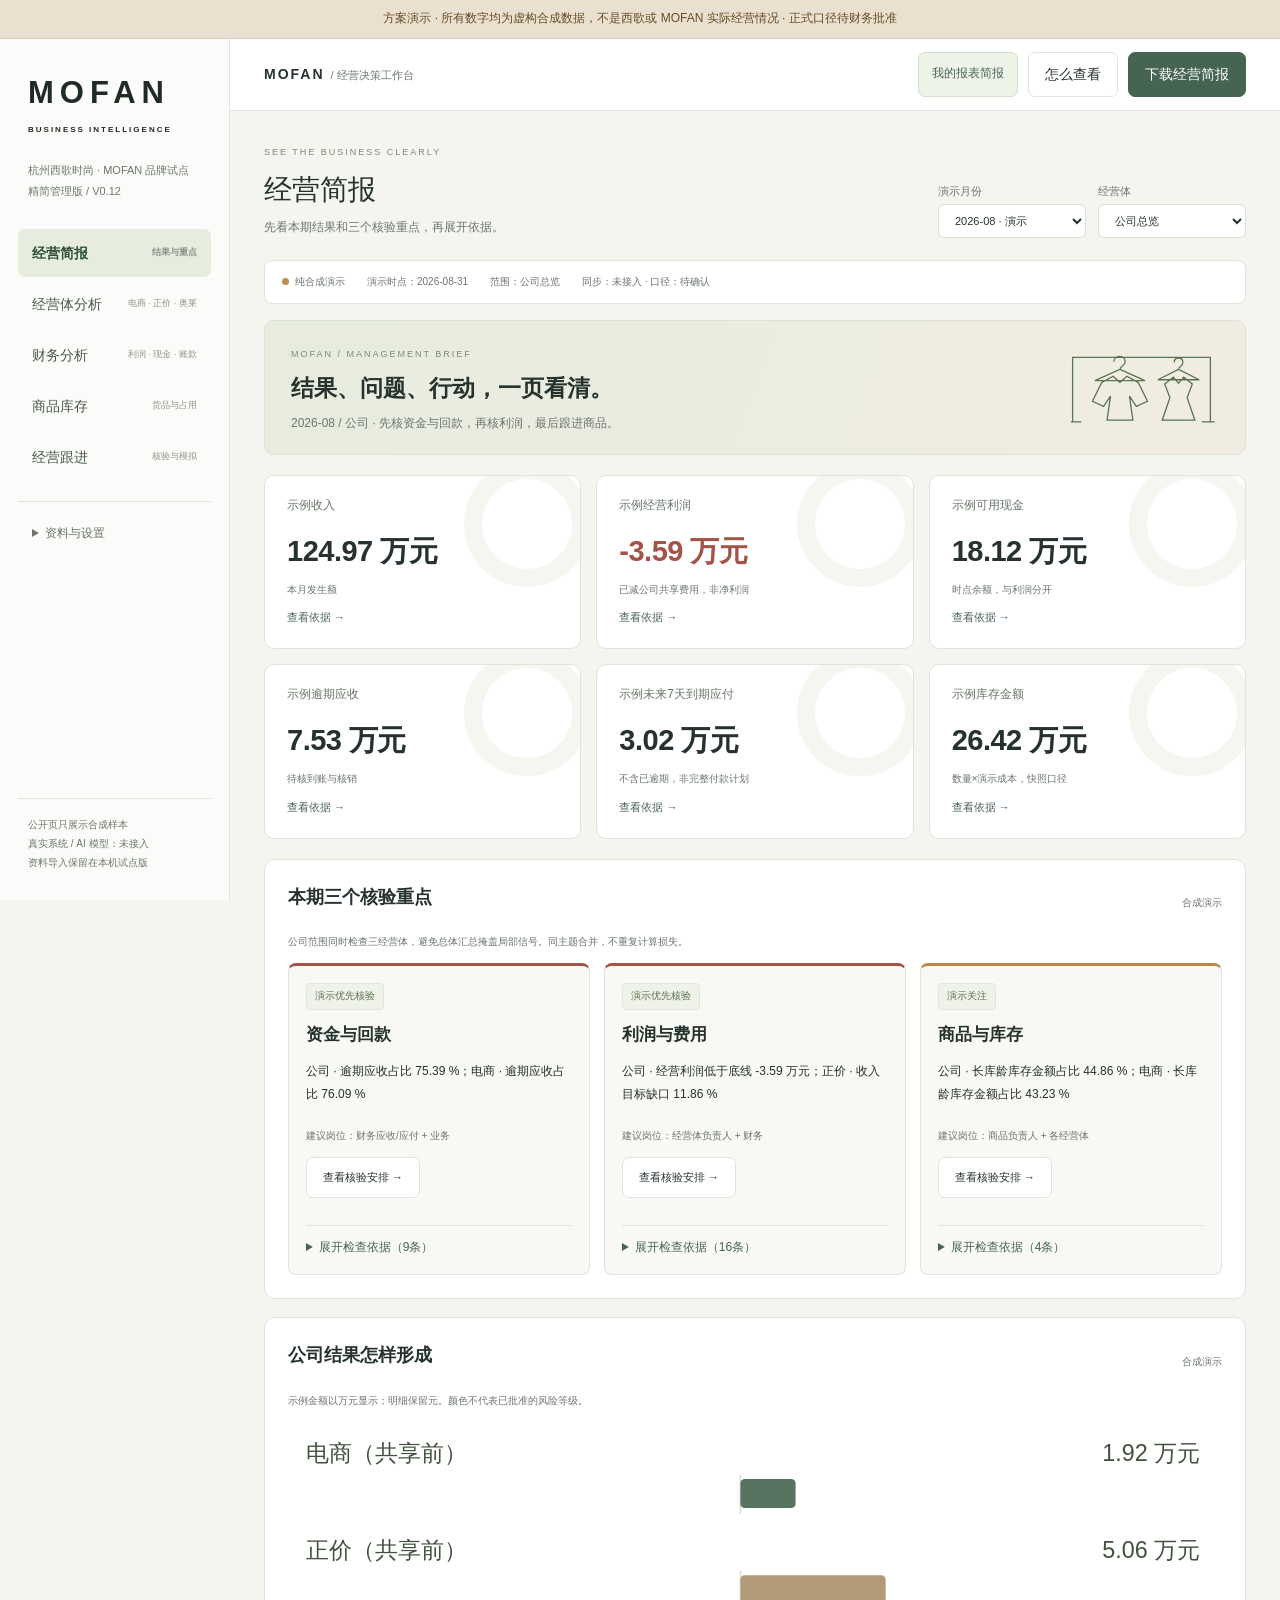
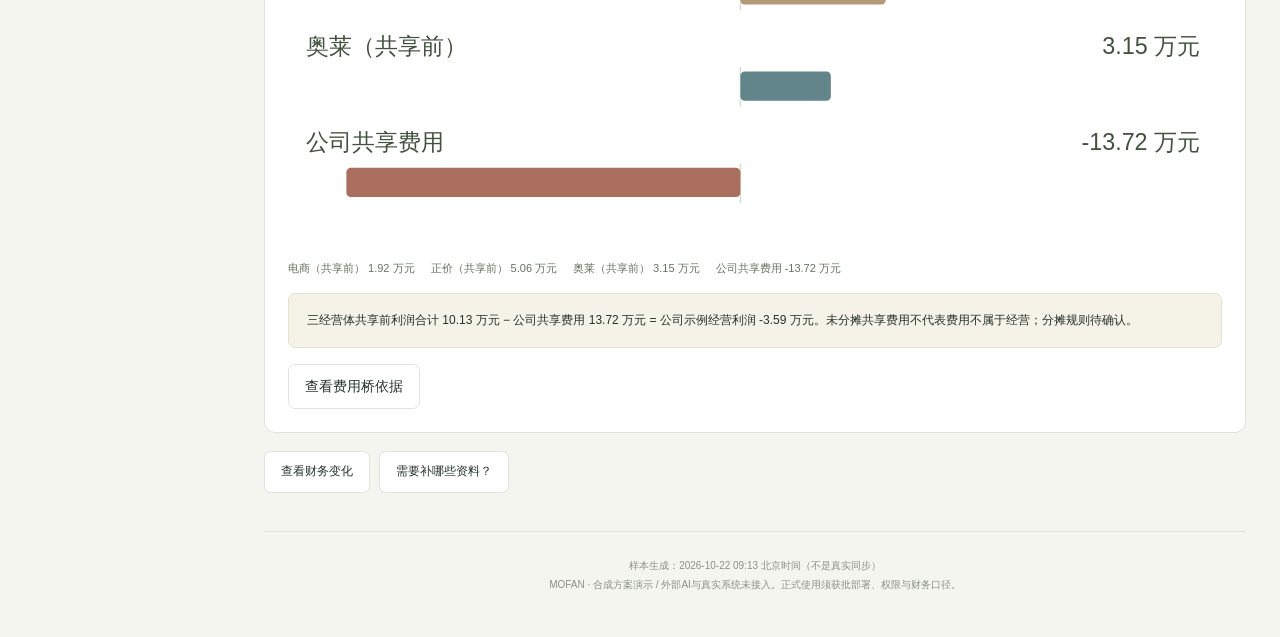
<file: index.html>
<!doctype html><html lang="zh-CN"><head><meta charset="utf-8"><meta name="viewport" content="width=device-width,initial-scale=1"><meta name="robots" content="noindex,nofollow"><meta http-equiv="Content-Security-Policy" content="default-src 'self';script-src 'self';style-src 'self';img-src 'self' data:;connect-src 'none';object-src 'none';base-uri 'none';form-action 'none'"><title>MOFAN · 经营驾驶舱｜合成方案演示</title><link rel="stylesheet" href="style.css"><script src="data.js" defer></script><script src="core.js" defer></script><script src="risk-core.js" defer></script><script src="management.js" defer></script><script src="app.js" defer></script></head><body>
<div class="demo-ribbon">方案演示 · 所有数字均为虚构合成数据，不是西歌或 MOFAN 实际经营情况 · 正式口径待财务批准</div>
<aside class="sidebar"><a class="brand" href="#overview">MOFAN<span>BUSINESS INTELLIGENCE</span></a><p class="brand-caption">杭州西歌时尚 · MOFAN 品牌试点<br>精简管理版 / V0.12</p><nav aria-label="经营分析"><div class="nav-primary"><button data-page="overview" class="active">经营简报<span>结果与重点</span></button><button data-page="units">经营体分析<span>电商 · 正价 · 奥莱</span></button><button data-page="analysis">财务分析<span>利润 · 现金 · 账款</span></button><button data-page="inventory">商品库存<span>货品与占用</span></button><button data-page="actions">经营跟进<span>核验与模拟</span></button></div><details id="workspace-menu"><summary>资料与设置</summary><button data-page="workbench">专业工作台<span>明细 · 接入 · 规则</span></button></details></nav><div class="sidebar-note">公开页只展示合成样本<br>真实系统 / AI 模型：未接入<br>资料导入保留在本机试点版</div></aside>
<div class="workspace"><header><div>MOFAN <span>/ 经营决策工作台</span></div><div class="toolbar"><a class="local-tool-link" href="private-report.html">我的报表简报</a><button id="help-button" class="quiet">怎么查看</button><button id="report-button">下载经营简报</button></div></header><main>
<div class="heading"><div><span class="eyebrow">SEE THE BUSINESS CLEARLY</span><h1 id="page-title">经营总览</h1><p id="page-subtitle"></p></div><div class="filters"><label>演示月份<select id="period"></select></label><label id="unit-label">经营体<select id="unit"><option value="">公司总览</option><option value="ecommerce">电商</option><option value="direct">正价</option><option value="outlet">奥莱</option></select></label></div></div>
<div class="status-strip"><span><i></i>纯合成演示</span><span id="asof"></span><span id="scope-state"></span><span>同步：未接入 · 口径：待确认</span></div>
<p id="feedback" role="status" aria-live="polite"></p><div id="page-content"></div>
<footer><span id="snapshot-time"></span><br>MOFAN · 合成方案演示 / 外部AI与真实系统未接入。正式使用须获批部署、权限与财务口径。</footer>
</main></div>
<dialog id="detail-dialog"><div class="dialog-heading"><div><span class="eyebrow">EVIDENCE & DETAILS / DEMO ONLY</span><h2 id="detail-title"></h2></div><button id="close-dialog" class="quiet">关闭 ×</button></div><p id="detail-note"></p><div class="table-tools"><label>搜索明细<input id="detail-search" placeholder="单据 / 合作方 / 商品 / 来源编号"></label><label>排序<select id="detail-sort"><option value="id">来源编号</option><option value="amount_desc">金额从高到低</option><option value="amount_asc">金额从低到高</option></select></label></div><div id="detail-table" class="table-wrap"></div><div class="pagination"><button id="detail-prev" class="quiet">上一页</button><span id="detail-page"></span><button id="detail-next" class="quiet">下一页</button></div><p class="source-note" id="detail-source"></p><a id="source-download" href="assets/DEMO-经营样本.xlsx" download>下载本页对应的合成来源工作簿 →</a></dialog>
<noscript>请启用JavaScript查看交互演示。所有页面只使用合成样本，无真实数据连接。</noscript></body></html>
</file>
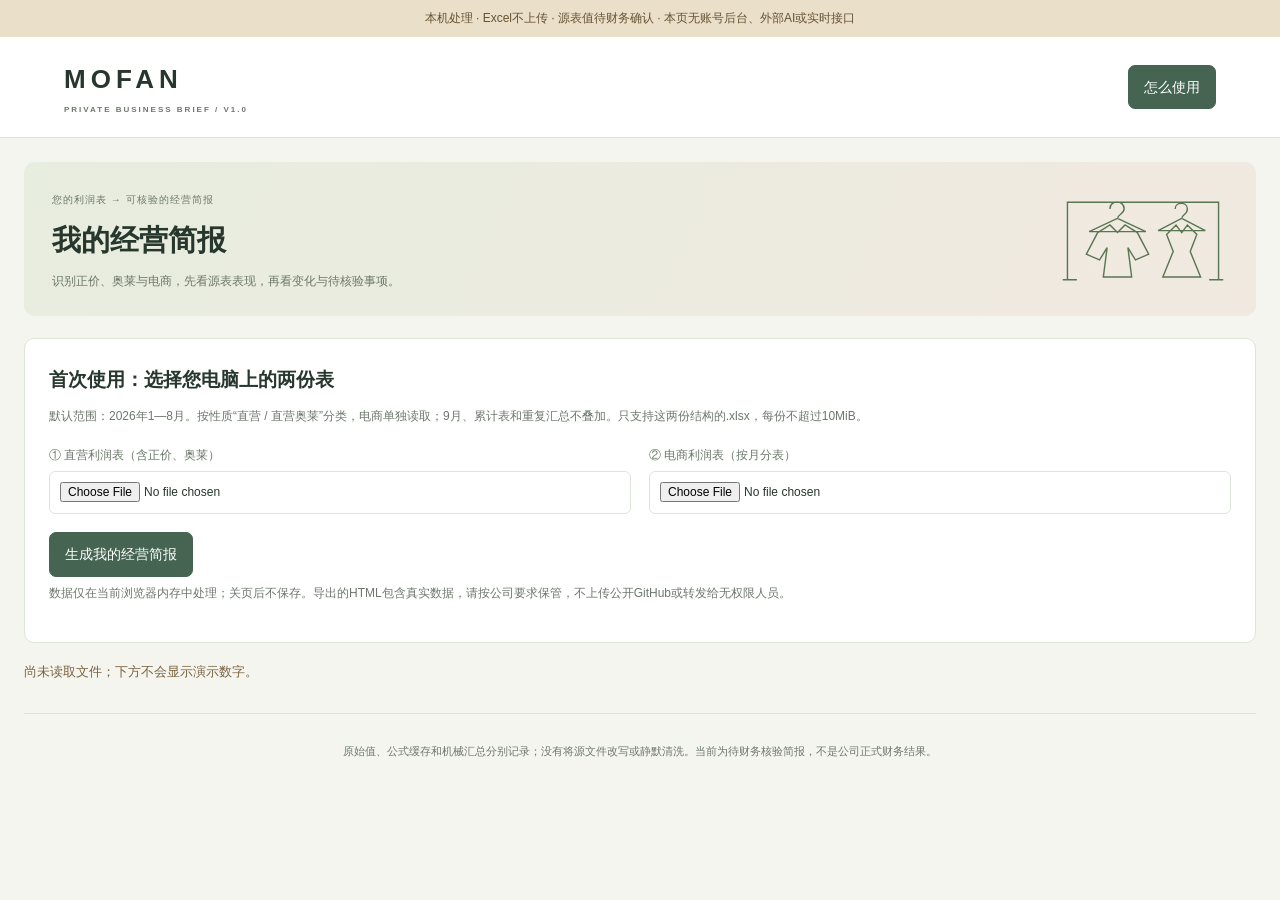
<file: private-report.html>
<!doctype html><html lang="zh-CN"><head><meta charset="utf-8"><meta name="viewport" content="width=device-width,initial-scale=1"><meta name="robots" content="noindex,nofollow"><meta name="referrer" content="no-referrer"><meta http-equiv="Content-Security-Policy" content="default-src 'none';script-src 'unsafe-inline';style-src 'unsafe-inline';img-src data:;connect-src 'none';object-src 'none';base-uri 'none';form-action 'none'"><title>MOFAN · 我的经营简报（本机处理）</title><style>:root{--ink:#27372d;--muted:#6c786b;--green:#466452;--line:#dde5d8;--paper:#f5f5f0}*{box-sizing:border-box}body{margin:0;background:var(--paper);color:var(--ink);font:14px/1.75 -apple-system,BlinkMacSystemFont,"Segoe UI","Microsoft YaHei",sans-serif}.ribbon{background:#eadfc9;color:#665333;padding:8px 18px;text-align:center;font-size:12px}header{display:flex;align-items:center;justify-content:space-between;padding:20px 5%;background:white;border-bottom:1px solid var(--line)}.brand{font-size:26px;letter-spacing:5px;font-weight:600}.brand small{display:block;font-size:8px;letter-spacing:2px;color:var(--muted)}main{max-width:1360px;padding:24px;margin:auto}button,input,select{font:inherit}button{background:var(--green);border:1px solid var(--green);color:white;border-radius:7px;padding:9px 15px;cursor:pointer}button:disabled{opacity:.5;cursor:default}.quiet{background:white;border-color:var(--line);color:var(--green)}input,select{display:block;width:100%;padding:10px;border:1px solid var(--line);border-radius:6px;background:white;color:var(--ink);margin-top:5px;min-width:0}label{font-size:12px;color:var(--muted)}h1{font-size:29px;margin:5px 0}h2{font-size:19px;margin:0 0 10px}h3{font-size:16px;margin:0 0 9px}p{margin:6px 0 14px}.hero{display:flex;align-items:center;justify-content:space-between;gap:20px;padding:24px 28px;background:linear-gradient(115deg,#e7eddf,#f1e9df);border-radius:11px;margin-bottom:22px}.hero p{font-size:12px;color:var(--muted);margin:0}.hero svg{width:170px;flex-shrink:0}.eyebrow{font-size:10px;letter-spacing:1px;color:var(--muted)}.panel{padding:24px;background:white;border:1px solid var(--line);border-radius:10px;margin:18px 0;min-width:0}.panel>p,.small{font-size:12px;color:var(--muted)}.inputs{display:grid;grid-template-columns:1fr 1fr;gap:18px;margin:18px 0}.controls{display:flex;gap:14px;flex-wrap:wrap;align-items:flex-end}.controls label{flex:1;min-width:170px}.tools{display:flex;gap:8px;flex-wrap:wrap}.card-grid{display:grid;grid-template-columns:repeat(3,minmax(0,1fr));gap:16px}.unit-card{padding:22px;border:1px solid var(--line);border-top:3px solid var(--green);border-radius:9px;background:white}.unit-card small{display:block;font-size:11px;color:var(--muted)}.unit-card strong{display:block;font-size:25px;margin:6px 0}.negative{color:#a35347}.note{padding:14px 18px;background:#f6f0e3;border:1px solid #e8ddc8;border-radius:7px;font-size:12px;overflow-wrap:anywhere}.table-wrap{overflow:auto}table{border-collapse:collapse;width:100%;font-size:12px}th,td{padding:12px;border-bottom:1px solid var(--line);text-align:left;vertical-align:top;min-width:75px}th{white-space:nowrap;background:#f3f6ee;color:var(--muted);font-weight:500}td button{padding:5px 9px;font-size:11px}.chart{width:100%;height:auto;display:block}.legend{display:flex;gap:16px;flex-wrap:wrap;font-size:12px;color:var(--muted)}.insights{display:grid;grid-template-columns:repeat(3,minmax(0,1fr));gap:14px}.insight{padding:18px;border-left:3px solid #9d9471;background:#f7f8f3}.insight p{font-size:12px}.insight button{font-size:11px}.source{font-size:11px;overflow-wrap:anywhere;color:var(--muted)}details{margin:15px 0}summary{cursor:pointer;color:var(--green);font-size:13px}#status{font-size:13px;color:#79633f}footer{font-size:11px;color:var(--muted);text-align:center;padding:28px;border-top:1px solid var(--line);margin-top:30px}dialog{width:min(1200px,96vw);max-height:90vh;border:1px solid var(--line);border-radius:10px;padding:24px;color:var(--ink)}dialog::backdrop{background:#1e2b2388}.dialog-head{display:flex;align-items:center;justify-content:space-between;gap:15px}dialog p{font-size:12px;overflow-wrap:anywhere}.pagination{display:flex;justify-content:flex-end;gap:12px;align-items:center;margin-top:18px;font-size:12px}[hidden]{display:none!important}@media(max-width:760px){main{padding:16px}.hero{padding:20px}.hero svg{width:80px}h1{font-size:24px}.card-grid,.inputs,.insights{grid-template-columns:1fr}.panel{padding:18px}.controls{gap:12px}header{padding:15px}.brand{font-size:23px}.chart text{font-size:18px}.controls label{min-width:145px}dialog{padding:16px}}@media print{.ribbon{position:static}#upload-panel,#controls,.tools,button,dialog{display:none!important}main{max-width:none;padding:0}.panel,.unit-card{break-inside:avoid}body{background:white}.card-grid,.insights{display:block}.unit-card,.insight{margin:12px 0}.hero svg{width:100px}}
</style></head><body>
<div class="ribbon">本机处理 · Excel不上传 · 源表值待财务确认 · 本页无账号后台、外部AI或实时接口</div>
<header><div class="brand">MOFAN <small>PRIVATE BUSINESS BRIEF / V1.0</small></div><button id="manual">怎么使用</button></header>
<main><section class="hero"><div><span class="eyebrow">您的利润表 → 可核验的经营简报</span><h1>我的经营简报</h1><p>识别正价、奥莱与电商，先看源表表现，再看变化与待核验事项。</p></div><svg viewBox="0 0 180 100" role="img" aria-label="原创服装陈列线稿"><path d="M10 94V12H170V94M5 94H20M160 94H175M55 19c0-10 15-10 15 0 0 5-7 6-7 10L33 43h60L63 29M42 44l13-8 8 8 8-8 13 8 12 23-14 6-8-13 4 31H48l4-31-8 13-14-6zM124 19c0-8 13-8 13 0 0 6-6 6-6 10l-25 13h50l-25-13M115 46l10-10 6 8 6-8 10 10-7 18 11 27h-40l11-27z" fill="none" stroke="#597653" stroke-width="1.5"/></svg></section>
<section id="upload-panel" class="panel"><h2>首次使用：选择您电脑上的两份表</h2><p>默认范围：2026年1—8月。按性质“直营 / 直营奥莱”分类，电商单独读取；9月、累计表和重复汇总不叠加。只支持这两份结构的.xlsx，每份不超过10MiB。</p><div class="inputs"><label>① 直营利润表（含正价、奥莱）<input id="retail-file" type="file" accept=".xlsx"></label><label>② 电商利润表（按月分表）<input id="ecommerce-file" type="file" accept=".xlsx"></label></div><button id="generate">生成我的经营简报</button><p class="small">数据仅在当前浏览器内存中处理；关页后不保存。导出的HTML包含真实数据，请按公司要求保管，不上传公开GitHub或转发给无权限人员。</p></section>
<p id="status" role="status" aria-live="polite">尚未读取文件；下方不会显示演示数字。</p>
<section id="help" class="panel" hidden><h2>三步看懂</h2><ol><li>选择直营和电商两份Excel，点击生成；无需安装Python。</li><li>先看三经营体卡片、月度表和待核验事项。选择月份、经营体或电商利润层级，再看明细与来源。</li><li>点击“保存私有网页版”（包含完整1—8月来源，不仅当前筛选），下载后用Edge/Chrome打开，可离线查看；或打印为PDF。换文件需重新生成，不累计。</li></ol><p>金额按“元→万元”的候选单位换算展示，币种及含税口径待财务确认，原始数值保留。当前只分析源表销售、成本、费用及表列利润，不代表财务已关账。电商利润层级不同，不机械合并成公司净利润。“净回款额”为源表公式值，不能代替银行到账、应收应付或可用资金。库存折损不等于库存快照。</p><p>优点：来源可追溯、本机处理、步骤固定。局限：依赖Excel已有公式缓存，不执行公式或刷新外链；不识别真正经营因果，不预测，不替代财务判断。公司总部费用、成本、税、库存处理和联营范围仍待确认。联营只归奥莱，独立联营表尚未纳入此模板。</p></section>
<section id="controls" class="panel controls" hidden><label>统计范围<select id="month"><option value="0">1—8月累计（仅发生额）</option></select></label><label>经营体<select id="unit"><option value="">全部 · 分别看</option><option value="direct">正价</option><option value="outlet">奥莱</option><option value="ecommerce">电商</option></select></label><label>电商利润层级<select id="layer"><option value="profit">销售净利润 · C49</option><option value="profitAfterStock">扣库存后 · C51</option><option value="profitAfterHQ">扣后台后 · D58</option></select></label><div class="tools"><button id="save">保存私有网页版</button><button id="print" class="quiet">打印 / 另存PDF</button></div></section>
<div id="results"></div><footer>原始值、公式缓存和机械汇总分别记录；没有将源文件改写或静默清洗。当前为待财务核验简报，不是公司正式财务结果。</footer></main>
<dialog id="evidence"><div class="dialog-head"><h2 id="evidence-title">源表记录</h2><button id="close-evidence">关闭 ×</button></div><p id="evidence-note"></p><div class="inputs"><label>搜索店铺 / 单元格 / 字段<input id="search" type="search"></label><label>排序<select id="sort"><option value="source">来源顺序</option><option value="desc">金额从高到低</option><option value="asc">金额从低到高</option></select></label></div><div id="evidence-table" class="table-wrap"></div><div class="pagination"><button id="prev">上一页</button><span id="page-count"></span><button id="next">下一页</button></div></dialog>
<script id="embedded" type="application/json">null</script><script>/* Local XLSX reader: cached values only, no formula execution or external link access. */
(function(root){'use strict';
const MAX=10*1024*1024,MAX_XML=8*1024*1024,dec=new TextDecoder('utf-8',{fatal:true});
function fail(message){throw Error(message);}
const nodes=(n,name)=>Array.from(n.getElementsByTagNameNS('*',name));
function xml(bytes){if(bytes.length>MAX_XML)fail('工作表XML过大，停止读取');const text=dec.decode(bytes);if(/<!DOCTYPE|<!ENTITY/i.test(text))fail('文件包含不支持的XML声明');const doc=new DOMParser().parseFromString(text,'application/xml');if(nodes(doc,'parsererror').length)fail('Excel内部XML损坏');return doc;}
function crc32(bytes){let c=0xffffffff;for(const b of bytes){c^=b;for(let k=0;k<8;k++)c=(c>>>1)^((c&1)?0xedb88320:0);}return(c^0xffffffff)>>>0;}
async function unzip(file){
 if(!/\.xlsx$/i.test(file.name)||file.size>MAX||file.size<22)fail('请选择10MiB以内的.xlsx文件，不接受.xls或改名的文件');
 const bytes=new Uint8Array(await file.arrayBuffer()),v=new DataView(bytes.buffer);let end=-1;
 for(let i=bytes.length-22;i>=Math.max(0,bytes.length-65557);i--)if(v.getUint32(i,true)===0x06054b50&&i+22+v.getUint16(i+20,true)===bytes.length){end=i;break;}
 if(end<0)fail('无法读取Excel压缩目录，文件可能损坏或加密');
 const count=v.getUint16(end+10,true),start=v.getUint32(end+16,true),size=v.getUint32(end+12,true);
 if(v.getUint16(end+4,true)||v.getUint16(end+6,true)||count!==v.getUint16(end+8,true)||count>5000||count===65535||start+size!==end)fail('不支持分卷/ZIP64或异常Excel目录');
 const entries=new Map();let pos=start,total=0;
 for(let i=0;i<count;i++){
  if(pos+46>end||v.getUint32(pos,true)!==0x02014b50)fail('Excel目录损坏');
  const flags=v.getUint16(pos+8,true),method=v.getUint16(pos+10,true),crc=v.getUint32(pos+16,true),compressed=v.getUint32(pos+20,true),length=v.getUint32(pos+24,true),nl=v.getUint16(pos+28,true),el=v.getUint16(pos+30,true),cl=v.getUint16(pos+32,true),offset=v.getUint32(pos+42,true);
  if(pos+46+nl+el+cl>end)fail('Excel目录越界');const name=dec.decode(bytes.slice(pos+46,pos+46+nl));
  if(flags&1||![0,8].includes(method)||name.startsWith('/')||name.includes('\\')||name.includes('\0')||name.split('/').includes('..')||entries.has(name))fail('Excel含不安全或重复路径');
  total+=length;if(total>64*1024*1024)fail('Excel解压总量过大，停止读取');entries.set(name,{flags,method,crc,compressed,length,offset});pos+=46+nl+el+cl;
 }
 if(pos!==end)fail('Excel目录长度不一致');
 async function read(name){const e=entries.get(name);if(!e)fail('Excel缺少必要部件：'+name);if(e.length>MAX_XML)fail('必要XML部件超过大小限制');const p=e.offset;
  if(p+30>start||v.getUint32(p,true)!==0x04034b50)fail('Excel部件头损坏');const nl=v.getUint16(p+26,true),el=v.getUint16(p+28,true),begin=p+30+nl+el;
  if(begin+e.compressed>start||dec.decode(bytes.slice(p+30,p+30+nl))!==name||v.getUint16(p+8,true)!==e.method)fail('Excel部件边界异常');
  let result=bytes.slice(begin,begin+e.compressed);
  if(e.method===8){if(typeof DecompressionStream==='undefined')fail('请使用最新版Edge或Chrome读取Excel');const stream=new Blob([result]).stream().pipeThrough(new DecompressionStream('deflate-raw')),reader=stream.getReader(),chunks=[];let n=0;try{while(true){const next=await reader.read();if(next.done)break;n+=next.value.length;if(n>MAX_XML||n>e.length){await reader.cancel();fail('Excel解压超过声明大小');}chunks.push(next.value);}}finally{reader.releaseLock();}result=new Uint8Array(n);let offset=0;for(const chunk of chunks){result.set(chunk,offset);offset+=chunk.length;}}
  if(result.length!==e.length||crc32(result)!==e.crc)fail('Excel部件校验失败，文件可能损坏');return result;
 }
 const hash=Array.from(new Uint8Array(await crypto.subtle.digest('SHA-256',bytes))).map(x=>x.toString(16).padStart(2,'0')).join('');
 return {read,has:name=>entries.has(name),hash};
}
function internalTarget(target){if(!target||/[\\\0?#]/.test(target)||target.includes('://'))fail('工作表引用路径不安全');const parts=(target.startsWith('/')?target.slice(1):'xl/'+target).split('/'),out=[];for(const p of parts){if(p==='..'){if(!out.length)fail('工作表引用越界');out.pop();}else if(p&&p!=='.')out.push(p);}return out.join('/');}
async function open(file){const zip=await unzip(file),book=xml(await zip.read('xl/workbook.xml')),rels=xml(await zip.read('xl/_rels/workbook.xml.rels')),relationships=new Map(nodes(rels,'Relationship').map(x=>[x.getAttribute('Id'),x]));let strings=[];
 if(zip.has('xl/sharedStrings.xml')){const doc=xml(await zip.read('xl/sharedStrings.xml'));strings=nodes(doc,'si').map(si=>nodes(si,'t').map(t=>t.textContent).join(''));if(strings.length>300000)fail('共享字符串过多');}
 const sheets=nodes(book,'sheet').map(s=>{const id=s.getAttributeNS('http://schemas.openxmlformats.org/officeDocument/2006/relationships','id')||s.getAttribute('r:id'),r=relationships.get(id);if(!r||r.getAttribute('TargetMode')==='External')fail('工作表关系缺失或为外部引用');return {name:s.getAttribute('name'),state:s.getAttribute('state')||'visible',path:internalTarget(r.getAttribute('Target'))};});
 async function sheet(name){const meta=sheets.find(s=>s.name===name);if(!meta||meta.state!=='visible')fail('缺少可见工作表：'+name);const doc=xml(await zip.read(meta.path)),cells=new Map();let maxRow=0;
  for(const c of nodes(doc,'c')){const address=c.getAttribute('r');if(!/^[A-Z]{1,3}[1-9]\d{0,6}$/.test(address)||cells.has(address))fail('工作表单元格坐标异常');maxRow=Math.max(maxRow,Number(address.match(/\d+$/)[0]));if(maxRow>100000)fail('工作表行数过大');const type=c.getAttribute('t'),f=nodes(c,'f')[0],v=nodes(c,'v')[0];let value=v?v.textContent:null;
   if(type==='s'){if(value===null||!/^\d+$/.test(value)||!Object.hasOwn(strings,value))fail('共享字符串索引损坏');value=strings[Number(value)];}else if(type==='inlineStr')value=nodes(c,'t').map(t=>t.textContent).join('');
   cells.set(address,{value,formula:f?f.textContent:null,isFormula:!!f,error:type==='e',type});
  }
  return {name,maxRow,get:address=>cells.get(address)||{value:null,formula:null,isFormula:false,error:false,type:null}};
 }
 return {name:file.name,hash:zip.hash,sheets,sheet};
}
function cents(value){if(value===null||value===undefined||String(value).trim()==='')fail('金额为空，不以0替代');const s=String(value).trim(),m=s.match(/^([+-]?)(\d+)(?:\.(\d*))?(?:[eE]([+-]?\d+))?$/);if(!m)fail('金额类型无效');const power=Number(m[4]||0)-(m[3]||'').length+2;if(Math.abs(power)>30||m[2].length+(m[3]||'').length>40)fail('金额超出安全范围');let n=BigInt(m[2]+(m[3]||''));if(power>=0)n*=10n**BigInt(power);else{const d=10n**BigInt(-power);n=(n+d/2n)/d;}if(m[1]==='-')n=-n;const result=Number(n);if(!Number.isSafeInteger(result)||Math.abs(result)>1e14)fail('金额超出安全范围');return result;}
const api={open,cents};root.LocalXLSX=api;if(typeof module!=='undefined')module.exports=api;
})(globalThis);
</script><script>/* Fixed, reviewable adapter for the two user-described layouts. Source values stay in browser memory. */
(function(root){'use strict';const X=root.LocalXLSX,units=[['direct','正价'],['outlet','奥莱'],['ecommerce','电商']];
const sum=(rows,key)=>rows.reduce((n,r)=>{const result=n+(typeof key==='function'?key(r):r[key]);if(!Number.isSafeInteger(result))throw Error('加总超出安全金额范围');return result;},0);
function readMoney(sheet,address,optional=false){const c=sheet.get(address);if(c.error)throw Error(`${sheet.name}!${address} 是Excel错误值，请在原文件核对`);if(c.value===null||c.value===''){if(optional&&!c.isFormula)return null;throw Error(`${sheet.name}!${address} 缺少金额或公式缓存，请用获批Excel核验并保存，不自动重算`);}return X.cents(c.value);}
function month(raw){const m=String(raw??'').trim().match(/^(0?[1-9]|1[0-2])月?$/);return m?Number(m[1]):null;}
function ref(book,sheet,address){const c=sheet.get(address);return {file:book.name,hash:book.hash,sheet:sheet.name,cell:address,raw:c.value,formula:c.formula,isFormula:c.isFormula};}
async function parseRetail(book){const records=[],checks=[],counts={summary:0,blank:0,outside:0},required={C1:'性质',E1:'店铺名称',F1:'月份',H1:'销售金额',Q1:'成本',T1:'总费用',AD1:'利润',AE1:'净回款额'};
 if(!/2026/.test(book.name))throw Error('直营文件名未包含2026，请确认当前模板年份；不自动猜年份');
 for(const [name,unit,nature] of [['正价','direct','直营'],['奥莱','outlet','直营奥莱']]){const s=await book.sheet(name),keys=new Set();for(const [a,label] of Object.entries(required))if(s.get(a).value!==label)throw Error(`${name}!${a} 应为“${label}”，列名或结构已变，请核对映射`);
  for(let i=2;i<=s.maxRow;i++){const store=String(s.get('E'+i).value??'').trim(),m=month(s.get('F'+i).value),kind=String(s.get('C'+i).value??'').trim();if(/汇总|总计|小计/.test(store)){counts.summary++;continue;}if(!store&&!kind&&!s.get('F'+i).value){counts.blank++;continue;}if(m&&m>8){counts.outside++;continue;}if(!m)throw Error(`${name}第${i}行无法识别月份，未静默丢行`);if(!store||kind!==nature)throw Error(`${name}第${i}行经营体性质或店铺缺失/冲突，请核对`);
   const key=store+'|'+m;if(keys.has(key))throw Error(`${name}第${i}行存在重复店铺月份，需核实后导入`);keys.add(key);
   const fields={sales:'H',cost:'Q',expense:'T',profit:'AD',netCalculated:'AE'},r={id:`retail:${book.hash}:${name}:${i}`,unit,month:m,store,row:i,source:{},fees:{}};
   for(const [field,col] of Object.entries(fields)){r[field]=readMoney(s,col+i);r.source[field]=ref(book,s,col+i);}
   for(const [label,col] of [['租金','V'],['扣点','W'],['商场费用','X'],['店铺费用','Y'],['工资社保','Z'],['代金券','AA'],['税费计提','AB'],['托管费','AC']]){r.fees[label]=readMoney(s,col+i,true);r.source[label]=ref(book,s,col+i);}
   r.profitGap=r.sales-r.cost-r.expense-r.profit;r.netGap=r.sales-r.expense-r.netCalculated;records.push(r);
  }
  const totals=[];for(let i=2;i<=s.maxRow;i++)if(s.get('E'+i).value==='总计')totals.push(i);
  if(totals.length===1){const rr=records.filter(r=>r.unit===unit);for(const [field,col] of [['sales','H'],['cost','Q'],['expense','T'],['profit','AD']]){const raw=readMoney(s,col+totals[0],true);checks.push({name:name+'：明细与源总计 / '+field,value:raw===null?null:sum(rr,field)-raw,source:ref(book,s,col+totals[0]),note:'仅按行舍入到分的勾稽差，源总计不能再次累计；非零需核对尾差或范围。'});}}
 }
 if(!records.length)throw Error('直营文件没有可识别的1—8月明细');
 // A second sheet is compared, never added to totals.
 if(book.sheets.some(s=>s.name==='2026.08')){const s=await book.sheet('2026.08'),left=new Map(),right=new Map(),key=r=>JSON.stringify([r.unit,r.store,r.month,r.sales,r.cost,r.expense,r.profit,r.netCalculated]);for(const r of records){const k=key(r);left.set(k,(left.get(k)||0)+1);}
  let n=0;for(let i=2;i<=s.maxRow;i++){const m=month(s.get('F'+i).value);if(!m||m>8)continue;const kind=s.get('C'+i).value,unit=kind==='直营'?'direct':kind==='直营奥莱'?'outlet':null;if(!unit)throw Error(`2026.08第${i}行性质无法分类`);const r={unit,store:String(s.get('E'+i).value??'').trim(),month:m};for(const [field,col] of [['sales','H'],['cost','Q'],['expense','T'],['profit','AD'],['netCalculated','AE']])r[field]=readMoney(s,col+i);const k=key(r);right.set(k,(right.get(k)||0)+1);n++;}
  const mismatch=[...new Set([...left.keys(),...right.keys()])].reduce((n,k)=>n+Math.abs((left.get(k)||0)-(right.get(k)||0)),0);checks.push({name:'2026.08与正价/奥莱明细对照',value:mismatch,rows:n,note:'仅核对、不重复叠加。差异不为0时须人工复核范围。'});
 }
 return {records,checks,counts};
}
async function parseEcommerce(book){const records=[],checks=[];
 for(let m=1;m<=8;m++){const s=await book.sheet(`电商-${String(m).padStart(2,'0')}`),heading=s.get('A1').value;if(!new RegExp(`2026年0?${m}月`).test(heading||''))throw Error(`${s.name}标题期间不匹配2026年${m}月`);for(const [a,label] of [['C2','销售额'],['G2','货品成本额'],['L2','销售净利润']])if(s.get(a).value!==label)throw Error(`${s.name}!${a}表头变化，需重新核对模板`);
  const r={id:`ecommerce:${book.hash}:${m}`,unit:'ecommerce',month:m,source:{},fees:{},channels:[]};
  const fields={sales:'C16',profit:'C49',profitAfterStock:'C51',profitAfterHQ:'D58',stockCharge:'C50',hqAllocation:'E56',backendExpense:'C47',channelResult:'C48'};
  for(const [field,a] of Object.entries(fields)){r[field]=readMoney(s,a);r.source[field]=ref(book,s,a);}
  for(const [label,row,fee] of [['天猫',5,32],['唯品会',10,36],['直播（源表区块）',15,41]]){const channel={label,sales:readMoney(s,'C'+row),cost:readMoney(s,'G'+row),net:readMoney(s,'L'+row),expense:readMoney(s,'C'+fee),source:ref(book,s,'L'+row)};r.source[label+'货品成本']=ref(book,s,'G'+row);r.source[label+'渠道净利润']=ref(book,s,'L'+row);r.channels.push(channel);r.fees[label+'费用']=channel.expense;r.source[label+'费用']=ref(book,s,'C'+fee);}
  r.cost=sum(r.channels,'cost');r.expense=sum(r.channels,'expense')+r.backendExpense;r.fees['后台经营费用']=r.backendExpense;r.source['后台经营费用']=ref(book,s,'C47');
  r.adjustment=r.channelResult-sum(r.channels,'net');r.profitGap=r.channelResult-r.backendExpense-r.profit;r.stockGap=r.profit-r.stockCharge-r.profitAfterStock;r.hqGap=r.profitAfterStock-r.hqAllocation-r.profitAfterHQ;r.salesGap=sum(r.channels,'sales')-r.sales;
  records.push(r);for(const [label,field] of [['渠道销售与总销售','salesGap'],['表列销售净利润关系','profitGap'],['库存处理层关系','stockGap'],['后台分摊层关系','hqGap']])checks.push({name:s.name+'：'+label,value:r[field],note:'仅按源值检查，未重算公式，不等于财务审批。'});
 }
 return {records,checks};
}
async function build(retailFile,ecommerceFile){const retail=await X.open(retailFile),ec=await X.open(ecommerceFile);if(retail.hash===ec.hash)throw Error('两份文件相同，请分别选择直营文件和电商文件');const a=await parseRetail(retail),b=await parseEcommerce(ec);
 return {schema:'MOFAN-LOCAL-BRIEF-1',classification:'authorized_reference_pending',year:2026,period:'2026年1—8月',notice:'用户提供源表，口径待财务确认，非正式财务报告',records:[...a.records,...b.records],checks:[...a.checks,...b.checks],counts:a.counts,sources:[{name:retail.name,hash:retail.hash},{name:ec.name,hash:ec.hash}],excluded:['电商-09','电商1-9月','隐藏工作表独立叠加','2026.08重复累计'],generatedAt:new Date().toISOString(),ruleVersion:'LOCAL-SOURCE-1.0'};
}
function validate(data){if(data?.schema!=='MOFAN-LOCAL-BRIEF-1'||data.classification!=='authorized_reference_pending'||data.year!==2026||!Array.isArray(data.records))throw Error('私有简报格式不正确');for(const r of data.records){if(!units.some(([u])=>u===r.unit)||!Number.isInteger(r.month)||r.month<1||r.month>8||!['sales','cost','expense','profit'].every(k=>Number.isSafeInteger(r[k]))||!r.source||!r.id)throw Error('私有简报记录校验失败');}if(!Array.isArray(data.sources)||data.sources.length!==2)throw Error('缺少两份来源');return data;}
function summary(data,unit,monthValue=0,layer='profit'){validate(data);const rows=data.records.filter(r=>r.unit===unit&&(!monthValue||r.month===monthValue));if(!rows.length)return null;const field=unit==='ecommerce'?layer:'profit';return {unit,rows,sales:sum(rows,'sales'),cost:sum(rows,'cost'),expense:sum(rows,'expense'),profit:sum(rows,field),layer:field,sourceCount:rows.length};}
root.LocalBrief={build,validate,summary,sum,units};
})(globalThis);
</script><script>(function(){'use strict';
const M=globalThis.LocalBrief,$=id=>document.getElementById(id),names=Object.fromEntries(M.units),layers={profit:'销售净利润 · C49',profitAfterStock:'扣库存后 · C51',profitAfterHQ:'扣后台后 · D58'},colors={direct:'#587460',outlet:'#a38b6e',ecommerce:'#63838c'};
let data=null,token=0,view={month:0,unit:'',layer:'profit',metric:'profit'},evidenceRows=[],evidencePage=1;
function el(tag,text,cls){const n=document.createElement(tag);if(text!==undefined)n.textContent=String(text);if(cls)n.className=cls;return n;}
function btn(text,fn,quiet=false){const n=el('button',text,quiet?'quiet':'');n.type='button';n.addEventListener('click',fn);return n;}
function money(cents,compact=true){if(!Number.isSafeInteger(cents))return '数据不足';return new Intl.NumberFormat('zh-CN',{minimumFractionDigits:2,maximumFractionDigits:2}).format(cents/(compact?1e6:100))+(compact?' 万元':' 元');}
function panel(title,note){const p=el('section',undefined,'panel');p.append(el('h2',title));if(note)p.append(el('p',note));return p;}
function table(cols,rows){const t=el('table'),head=el('thead'),tr=el('tr'),body=el('tbody');for(const [name] of cols)tr.append(el('th',name));head.append(tr);for(const row of rows){const r=el('tr');for(const [,fn] of cols){const td=el('td'),v=fn(row);td.append(v instanceof Node?v:document.createTextNode(String(v??'—')));r.append(td);}body.append(r);}if(!rows.length){const r=el('tr'),td=el('td','当前范围无记录，不能以0替代缺失');td.colSpan=cols.length;r.append(td);body.append(r);}t.append(head,body);const w=el('div',undefined,'table-wrap');w.append(t);return w;}
function period(){return view.month?`2026年${view.month}月`:'2026年1—8月累计';}
function selected(){return M.units.filter(([u])=>!view.unit||u===view.unit);}
function source(unit=''){evidenceRows=[];const labels={sales:'销售金额',cost:'成本',expense:'总费用',profit:'表列销售/经营利润',profitAfterStock:'扣库存后利润',profitAfterHQ:'扣后台后利润',stockCharge:'库存处理',hqAllocation:'后台分摊取值',backendExpense:'后台经营费用',channelResult:'表列销售总毛利',netCalculated:'净回款公式值（非银行到账）'};
 for(const r of data.records.filter(r=>(!unit||r.unit===unit)&&(!view.unit||r.unit===view.unit)&&(!view.month||r.month===view.month)))for(const [field,s] of Object.entries(r.source)){let amount=null;try{if(s.raw!==null)amount=LocalXLSX.cents(s.raw);}catch(_){}evidenceRows.push({unit:r.unit,month:r.month,store:r.store||'电商月表',field:labels[field]||field,amount,...s});}
 evidencePage=1;$('search').value='';$('sort').value='source';$('evidence-title').textContent='源表记录 / '+period();$('evidence-note').textContent='原文件不改写；公式只读缓存，未执行或刷新外链。金额按行四舍五入到分；空白保留为空白。工作表/单元格与文件SHA256可回查。';renderEvidence();$('evidence').showModal();}
function renderEvidence(){const q=$('search').value.toLowerCase();let rows=evidenceRows.filter(r=>[r.store,r.field,r.sheet,r.cell,names[r.unit]].some(v=>String(v).toLowerCase().includes(q))),sort=$('sort').value;if(sort!=='source')rows.sort((a,b)=>a.amount===null?1:b.amount===null?-1:sort==='desc'?b.amount-a.amount:a.amount-b.amount);const pages=Math.max(1,Math.ceil(rows.length/15));evidencePage=Math.min(evidencePage,pages);$('evidence-table').replaceChildren(table([['经营体 / 月份',r=>names[r.unit]+' / '+r.month+'月'],['店铺/来源',r=>r.store],['字段',r=>r.field],['源值（到分）',r=>r.amount===null?'原值空白 / 非金额':money(r.amount,false)],['工作表!单元格',r=>r.sheet+'!'+r.cell],['原公式',r=>r.isFormula?(r.formula||'共享公式，缓存只读'):'原始值'],['来源文件 / SHA256',r=>r.file+' / '+r.hash]],rows.slice((evidencePage-1)*15,evidencePage*15)));$('page-count').textContent=`第 ${evidencePage}/${pages} 页，共 ${rows.length} 个来源单元格`;$('prev').disabled=evidencePage===1;$('next').disabled=evidencePage===pages;}
function svg(tag,attrs={},text){const n=document.createElementNS('http://www.w3.org/2000/svg',tag);for(const [k,v] of Object.entries(attrs))n.setAttribute(k,String(v));if(text!==undefined)n.textContent=text;return n;}
function trend(){const end=view.month||8,units=selected(),p=panel('月度变化 · '+(view.metric==='profit'?'各经营体表列利润':'销售金额源值'),'各经营体分别看，不合并利润。电商采用 '+layers[view.layer]+'；历史图只到所选月份。'),tools=el('div',undefined,'tools');tools.append(btn('看表列利润',()=>{view.metric='profit';render();},view.metric!=='profit'),btn('看销售金额',()=>{view.metric='sales';render();},view.metric!=='sales'));p.append(tools);
 const values=[];for(let month=1;month<=end;month++)for(const [unit] of units){const s=M.summary(data,unit,month,view.layer);if(s)values.push({unit,month,value:s[view.metric]});}const max=Math.max(...values.map(r=>Math.abs(r.value)),1),chart=svg('svg',{viewBox:'0 0 1000 340',role:'img','aria-label':'源表月度变化，各经营体分别列示',class:'chart'}),step=900/end,barWidth=Math.min(35,step/(units.length+1));chart.append(svg('line',{x1:55,y1:170,x2:975,y2:170,stroke:'#cbd4c5'}));for(let month=1;month<=end;month++){const x=65+(month-1)*step;chart.append(svg('text',{x:x+step/2,y:325,'text-anchor':'middle',fill:'#66715f','font-size':16},month+'月'));for(const [i,[unit]] of units.entries()){const r=values.find(v=>v.month===month&&v.unit===unit);if(!r)continue;const h=Math.abs(r.value)/max*120,rect=svg('rect',{x:x+step*.12+i*(barWidth+3),y:r.value<0?170:170-h,width:barWidth,height:Math.max(h,1),rx:2,fill:colors[unit]});rect.append(svg('title',{},names[unit]+' '+month+'月 '+money(r.value)));chart.append(rect);}}p.append(chart);const legend=el('div',undefined,'legend');for(const [u,n] of units){const l=el('span',n);l.style.color=colors[u];legend.append(l);}p.append(legend);return p;}
function insights(){const p=panel('先核验这几件事','以下是源值与数学变化，不是AI因果诊断或正式经营定性。'),grid=el('div',undefined,'insights');for(const [unit,name] of selected()){const rows=[];for(let m=1;m<=8;m++){const s=M.summary(data,unit,m,view.layer);if(s)rows.push({...s,month:m});}const scoped=rows.filter(r=>!view.month||r.month===view.month),loss=scoped.filter(r=>r.profit<0),card=el('article',undefined,'insight');card.append(el('h3',name+' · 表列利润核验'),el('p',loss.length?`当前统计范围有 ${loss.length} 个月表列利润为负：${loss.map(r=>r.month+'月').join('、')}。先核成本、费用与一次性事项。`:'当前范围未发现表列月利润为负；这不代表公司整体盈利或口径完整。'));
 const pairs=rows.filter(r=>(!view.month||r.month===view.month)&&rows.some(p=>p.month===r.month-1)).map(r=>({month:r.month,delta:r.profit-rows.find(p=>p.month===r.month-1).profit})).sort((a,b)=>a.delta-b.delta);if(pairs.length){const worst=pairs[0];card.append(el('p',`${worst.month}月较上月表列利润变化 ${money(worst.delta)}。属于同范围待核验数学变化，需核门店范围、成本与跨期。`));}else card.append(el('p','当前无相邻上月基准，不生成环比判断。'));
 if(unit==='ecommerce'){const changes=data.records.filter(r=>r.unit===unit&&(!view.month||r.month===view.month)&&r.adjustment!==0);card.append(el('p',changes.length?'部分月份“销售总毛利”与渠道净利润合计存在调整差额，见下方利润层级核对；需补调整依据。':'本范围未发现上述渠道差额；仍需核库存处理及后台分摊。'));}else card.append(el('p','“净回款额”为销售减费用的公式值，不是银行到账；不能据此判断现金安全。'));
 card.append(btn('核对来源',()=>source(unit),true));grid.append(card);}p.append(grid);return p;}
function render(){if(!data)return;LocalBrief.validate(data);if($('evidence').open)$('evidence').close();const root=$('results');root.replaceChildren();$('controls').hidden=false;const heading=el('p',`${period()} / ${names[view.unit]||'三经营体分别列示'} / 单位暂按元→万元换算，币种及含税口径待确认`,'note');root.append(heading);const cards=el('div',undefined,'card-grid');for(const [u,name] of selected()){const s=M.summary(data,u,view.month,view.layer),card=el('article',undefined,'unit-card');card.append(el('h3',u==='outlet'?'奥莱 · 当前仅直营奥莱':name),el('small','销售金额 · 源值机械汇总'),el('strong',s?money(s.sales):'该月无资料'),el('small',u==='ecommerce'?layers[view.layer]:'表列利润 · AD列（总部等口径待核）'),el('strong',s?money(s.profit):'数据不足',s&&s.profit<0?'negative':''),el('small',s?s.sourceCount+'条来源明细；不与其他经营体合并利润':'不以0补资料'),btn('查看来源',()=>source(u),true));cards.append(card);}root.append(cards,insights(),trend());
 const monthly=panel('月度源值表','单位候选：万元；不是净利润合并报表。电商费用仅合计渠道及后台经营费用，库存处理与E56另列。金额按行到分后加总，可能存在Excel浮点尾差。'),rows=[];for(let month=1;month<=(view.month||8);month++){if(view.month&&month!==view.month)continue;for(const [u,n] of selected()){const s=M.summary(data,u,month,view.layer);rows.push({month,name:n,...(s||{}),missing:!s});}}monthly.append(table([['月份',r=>r.month+'月'],['经营体',r=>r.name],['销售源值',r=>r.missing?'无资料':money(r.sales)],['成本源值',r=>r.missing?'无资料':money(r.cost)],['费用源值',r=>r.missing?'无资料':money(r.expense)],['所选层表列利润',r=>r.missing?'无资料':money(r.profit)]],rows));root.append(monthly);
 if(!view.unit||view.unit==='ecommerce'){const p=panel('电商利润层级与调整核对','这些是不同层次的源值，不能只凭“净利润”字样与正价/奥莱混用。E56为原表D58引用的后台分摊值，保留原关系。'),rr=data.records.filter(r=>r.unit==='ecommerce'&&(!view.month||r.month===view.month));p.append(table([['月份',r=>r.month+'月'],['销售净利润 C49',r=>money(r.profit)],['库存处理 C50',r=>money(r.stockCharge)],['扣库存后 C51',r=>money(r.profitAfterStock)],['分摊值 E56',r=>money(r.hqAllocation)],['扣后台后 D58',r=>money(r.profitAfterHQ)],['C48−渠道净利润合计',r=>money(r.adjustment)]],rr));root.append(p);}
 const fees=panel('费用结构 · 来源值','直营费用按租金、扣点、商场、工资等组成；电商列渠道及后台经营费用。空白仅显示为未填，不认定业务费用为0；不把已含在小计中的项目再次累计。'),feeRows=[];for(const [u,n] of selected()){const rr=data.records.filter(r=>r.unit===u&&(!view.month||r.month===view.month));for(const label of [...new Set(rr.flatMap(r=>Object.keys(r.fees)))]){const present=rr.filter(r=>r.fees[label]!==null);feeRows.push({unit:n,label,amount:M.sum(present,r=>r.fees[label]),blank:rr.length-present.length});}}fees.append(table([['经营体',r=>r.unit],['费用组成',r=>r.label],['已填源值合计',r=>money(r.amount)],['原值空白',r=>r.blank?r.blank+'项（需确认完整性）':'无'] ],feeRows));const f=el('details');f.append(el('summary','展开费用结构'),fees);root.append(f);
 const quality=panel('核验与口径说明','缓存值存在不等于缓存最新或已经关账；本页不会执行Excel公式或刷新外部工作簿。'),checks=data.checks.filter(c=>!view.month||!/^电商-/.test(c.name)||c.name.startsWith('电商-'+String(view.month).padStart(2,'0')));quality.append(table([['检查',r=>r.name],['差额/差异计数',r=>r.value===null?'无法检查':r.name.startsWith('2026.08')?r.value+'条':money(r.value,false)],['说明',r=>r.note]],checks));quality.append(el('p','直接利润关系存在尾差或非零时要核对源值与调整，不能直接判报表错误。银行/可用资金、应收应付、库存快照和联营独立表未接入。','note'));for(const s of data.sources)quality.append(el('p',s.name+' / SHA256 '+s.hash,'source'));quality.append(el('p',`本次重建替换视图，不累计重复文件。直营排除汇总${data.counts.summary}行、空行${data.counts.blank}行、范围外${data.counts.outside}行；电商9月与累计/隐藏表不独立累计。规则 ${data.ruleVersion}。生成 ${data.generatedAt}。`,'source'));const q=el('details');q.append(el('summary','展开核验、排除记录与来源'),quality);root.append(q);
 $('status').textContent='已生成本机私有简报；源表值待财务确认，三经营体利润分层列示。';globalThis.PRIVATE_BRIEF_READY=true;
}
async function generate(){const current=++token;data=null;$('results').replaceChildren();$('controls').hidden=true;globalThis.PRIVATE_BRIEF_READY=false;if($('evidence').open)$('evidence').close();const a=$('retail-file').files[0],b=$('ecommerce-file').files[0];if(!a||!b){$('status').textContent='请分别选择直营和电商两份Excel。';return;}$('generate').disabled=true;$('status').textContent='正在本机核对文件、月份、明细与公式缓存，请稍候…';try{const next=await M.build(a,b);if(current!==token)return;data=M.validate(next);view={month:0,unit:'',layer:'profit',metric:'profit'};$('month').value='0';$('unit').value='';$('layer').value='profit';render();}catch(error){if(current===token){data=null;$('status').textContent='未生成：'+error.message+'。没有写入或累计任何记录。';}}finally{$('generate').disabled=false;}}
function exportReport(){if(!data)return;const clone=document.documentElement.cloneNode(true);clone.querySelector('#embedded').textContent=JSON.stringify(data).replace(/</g,'\\u003c').replace(/>/g,'\\u003e').replace(/&/g,'\\u0026');clone.querySelector('#results').replaceChildren();clone.querySelector('#controls').hidden=true;clone.querySelector('#status').textContent='正在读取私有简报…';clone.querySelector('#help').hidden=true;clone.querySelector('#evidence').removeAttribute('open');clone.querySelector('#evidence-table').replaceChildren();const content='<!doctype html>\n'+clone.outerHTML,url=URL.createObjectURL(new Blob([content],{type:'text/html;charset=utf-8'})),a=el('a');a.href=url;a.download='MOFAN-2026年1-8月-私有经营简报.html';a.click();setTimeout(()=>URL.revokeObjectURL(url),1000);}
for(let i=1;i<=8;i++){const o=el('option',i+'月');o.value=i;$('month').append(o);}
for(const id of ['month','unit','layer'])$(id).addEventListener('change',()=>{view[id]=id==='month'?Number($(id).value):$(id).value;render();});
$('generate').addEventListener('click',generate);for(const id of ['retail-file','ecommerce-file'])$(id).addEventListener('change',()=>{token++;data=null;if($('evidence').open)$('evidence').close();evidenceRows=[];$('results').replaceChildren();$('controls').hidden=true;$('status').textContent='文件已选择，请点击生成；此前视图已清空。';globalThis.PRIVATE_BRIEF_READY=false;});
$('manual').addEventListener('click',()=>{$('help').hidden=!$('help').hidden;$('help').scrollIntoView({behavior:'smooth'});});$('save').addEventListener('click',exportReport);$('print').addEventListener('click',()=>window.print());$('close-evidence').addEventListener('click',()=>$('evidence').close());$('search').addEventListener('input',()=>{evidencePage=1;renderEvidence();});$('sort').addEventListener('change',renderEvidence);$('prev').addEventListener('click',()=>{evidencePage--;renderEvidence();});$('next').addEventListener('click',()=>{evidencePage++;renderEvidence();});
try{const cached=JSON.parse($('embedded').textContent);if(cached){data=M.validate(cached);render();$('upload-panel').hidden=true;$('status').textContent='已打开保存的私有简报；无需再次选择Excel。';}}catch(error){$('status').textContent='私有简报无法读取：'+error.message;globalThis.PRIVATE_BRIEF_READY=false;}
// Read-only test/inspection handle, no server upload, storage, or model API.
rootHandle();function rootHandle(){globalThis.PRIVATE_BRIEF_GET=()=>data;}
})();
</script></body></html>
</file>
<file: style.css>
:root{--ink:#25322d;--muted:#6b756e;--green:#466452;--sage:#e5ebe1;--line:#e0e4dc;--paper:#f5f5f0;--orange:#a76a35;--red:#a35347;--blue:#557c85}*{box-sizing:border-box}body{margin:0;font:14px/1.65 -apple-system,BlinkMacSystemFont,"Segoe UI","Microsoft YaHei",sans-serif;color:var(--ink);background:var(--paper)}button,input,select{font:inherit}button,a{touch-action:manipulation}button{cursor:pointer;background:var(--green);border:1px solid var(--green);border-radius:7px;padding:10px 16px;color:#fff;font-weight:500}button:hover{filter:brightness(.95)}button:disabled{opacity:.45;cursor:default}.quiet{background:#fff;border-color:var(--line);color:var(--ink)}a{color:var(--green)}.demo-ribbon{position:sticky;top:0;z-index:30;background:#eae0cf;color:#684c27;text-align:center;padding:9px 18px;font-size:12px;border-bottom:1px solid #dcd0b8}.sidebar{position:fixed;left:0;top:39px;bottom:0;width:230px;background:#fbfcf9;border-right:1px solid var(--line);padding:28px 18px;display:flex;flex-direction:column}.brand{font-size:31px;letter-spacing:6px;text-decoration:none;font-weight:600;color:#202b25;padding:0 10px}.brand span{display:block;font-size:8px;letter-spacing:2px;margin-top:5px}.brand-caption{font-size:11px;line-height:1.9;color:var(--muted);padding:0 10px;margin:24px 0}.sidebar nav{overflow:auto}.sidebar nav button{display:block;width:100%;text-align:left;background:none;color:#4a584e;border:0;padding:11px 14px;margin:3px 0;font-size:14px}.sidebar nav button span{font-size:10px;float:right;color:#8b948b;margin-top:3px}.sidebar nav button.active{background:#e6eddf;color:#2f5037;font-weight:600}.sidebar-note{font-size:10px;color:var(--muted);line-height:1.9;margin-top:auto;border-top:1px solid var(--line);padding:16px 10px 0}.workspace{margin-left:230px}header{height:72px;background:#fff;border-bottom:1px solid var(--line);padding:0 34px;display:flex;justify-content:space-between;align-items:center;gap:14px}header>div:first-child{font-weight:600;letter-spacing:2px}header span{font-size:11px;font-weight:400;letter-spacing:0;color:var(--muted)}.toolbar{display:flex;gap:10px;flex-wrap:wrap}main{max-width:1600px;margin:auto;padding:28px 34px}.heading{display:flex;justify-content:space-between;align-items:flex-end;gap:18px;margin-bottom:22px}.eyebrow{font-size:9px;letter-spacing:2px;color:#7b8979}h1{font-size:28px;font-weight:550;margin:5px 0}h2{font-size:18px;margin:0 0 12px;font-weight:600}h3{font-size:15px;margin:0 0 8px}p{margin:7px 0 12px}.heading p{color:var(--muted);font-size:12px;margin:0}.filters{display:flex;gap:12px;flex-shrink:0}label{display:block;font-size:11px;color:var(--muted)}select,input{display:block;background:#fff;color:var(--ink);border:1px solid #d9dfd4;border-radius:6px;padding:9px 12px;margin-top:4px;min-width:148px}.status-strip{display:flex;flex-wrap:wrap;gap:12px 22px;font-size:10px;color:var(--muted);padding:13px 17px;border:1px solid var(--line);border-radius:8px;background:#fff}.status-strip i{display:inline-block;width:7px;height:7px;background:#b89050;border-radius:50%;margin-right:6px}#feedback{font-size:12px;min-height:14px;color:#746848}.hero{display:grid;grid-template-columns:1.8fr 1fr;align-items:center;background:linear-gradient(110deg,#e7ece0,#f1ece1);border:1px solid #dbe2d2;border-radius:12px;padding:26px 30px;margin:18px 0}.hero h2{font-size:24px;font-weight:500;margin:6px 0 12px}.hero p{font-size:12px;color:#65705f}.hero svg{width:100%;height:120px}.hero-tag{font-size:10px;letter-spacing:1px;color:#617558}.kpi-grid{display:grid;grid-template-columns:repeat(3,minmax(0,1fr));gap:15px;margin:20px 0}.kpi{background:#fff;border:1px solid var(--line);border-radius:10px;padding:20px 22px;position:relative;overflow:hidden}.kpi:before{content:"";position:absolute;right:-10px;top:-15px;width:90px;height:90px;border:18px solid #f4f6ef;border-radius:50%}.kpi>span{display:block;color:#687568;font-size:12px}.kpi strong{display:block;font-size:29px;font-weight:600;letter-spacing:-.5px;margin:12px 0 6px;position:relative;overflow-wrap:anywhere}.kpi small{display:block;font-size:10px;color:var(--muted)}.kpi .kpi-link{background:none;border:0;color:var(--green);padding:10px 0 0;font-size:11px}.negative{color:var(--red)}.positive{color:var(--green)}.grid{display:grid;grid-template-columns:repeat(2,minmax(0,1fr));gap:18px;margin:18px 0}.panel{border:1px solid var(--line);background:#fff;border-radius:11px;padding:23px;min-width:0;margin:18px 0}.grid>.panel{margin:0}.panel-head{display:flex;justify-content:space-between;align-items:center;gap:12px;margin-bottom:9px}.panel-head small,.panel-note{font-size:10px;color:var(--muted)}.panel-note{line-height:1.8}.chart{width:100%;display:block;height:auto}.chart-legend{display:flex;gap:8px 16px;flex-wrap:wrap;font-size:11px;color:#677361;margin-top:8px}.chip,.badge{display:inline-block;padding:4px 8px;background:#eef2e8;border:1px solid #e0e7d6;color:#5d7052;font-size:10px;border-radius:4px}.chip.warn{background:#f6ebdf;color:#986331;border-color:#ecdac1}.insight-grid{display:grid;grid-template-columns:repeat(2,minmax(0,1fr));gap:12px}.insight{background:#f8f9f4;border-left:3px solid var(--green);padding:16px}.insight.attention{border-left-color:#b68d59;background:#fcf9f3}.insight strong{display:block;margin:7px 0;font-size:20px}.insight p{font-size:12px;color:#687163;line-height:1.8;margin-bottom:5px}.insight button{background:none;border:0;padding:5px 0;color:var(--green);font-size:11px}.unit-grid{display:grid;grid-template-columns:repeat(3,minmax(0,1fr));gap:15px}.unit-tile{border:1px solid var(--line);border-top:3px solid var(--green);padding:20px;border-radius:8px;background:#fff;text-align:left;color:var(--ink)}.unit-tile:nth-child(2){border-top-color:#b19775}.unit-tile:nth-child(3){border-top-color:#6a8b92}.unit-tile h3{font-size:21px}.unit-tile p{font-size:12px;color:var(--muted)}.unit-tile strong{font-size:23px;font-weight:500;display:block;margin:8px 0}.unit-tile>small{font-size:10px;color:#6f776d}.metric-row{display:flex;justify-content:space-between;border-bottom:1px solid #edf0e7;padding:10px 0;font-size:12px;gap:12px}.metric-row strong{font-size:15px}.note-box{background:#f5f2e8;border:1px solid #e8dfcd;padding:15px 18px;font-size:12px;line-height:1.9;border-radius:7px;margin:16px 0}.table-wrap{overflow:auto}table{width:100%;border-collapse:collapse;font-size:12px}th{text-align:left;background:#f4f6ef;font-size:11px;color:#687460;font-weight:500;white-space:nowrap}th,td{padding:12px;border-bottom:1px solid #e9ede2;vertical-align:top}td{min-width:80px}td button{font-size:11px;padding:6px 10px}.table-tools{display:flex;gap:12px;margin:16px 0;flex-wrap:wrap}.pagination{display:flex;justify-content:flex-end;align-items:center;gap:12px;margin-top:17px;font-size:12px}.source-note{font-size:10px;color:var(--muted);overflow-wrap:anywhere}.connection-grid{display:grid;grid-template-columns:repeat(3,minmax(0,1fr));gap:12px}.connection-card{border:1px solid var(--line);padding:18px;border-radius:9px}.connection-card h3{margin-bottom:12px}.connection-card p{font-size:11px;color:var(--muted)}.steps{display:grid;grid-template-columns:repeat(4,minmax(0,1fr));gap:12px}.step{padding:15px;border-top:2px solid #b5c4a8;background:#f6f8f1}.step p{font-size:11px;color:var(--muted)}footer{text-align:center;font-size:10px;line-height:1.9;color:#8a9185;margin:38px 0 15px;border-top:1px solid var(--line);padding-top:24px}dialog{width:min(1120px,95vw);max-height:90vh;border:1px solid #dce3d2;border-radius:12px;padding:25px;color:var(--ink)}dialog::backdrop{background:#18231e88}.dialog-heading{display:flex;justify-content:space-between;gap:16px}dialog p{font-size:12px;color:var(--muted)}dialog a{font-size:12px}@media(max-width:1100px){.kpi-grid{grid-template-columns:repeat(2,minmax(0,1fr))}.heading{flex-wrap:wrap}.sidebar{width:200px;padding:22px 12px}.workspace{margin-left:200px}main{padding:24px}.unit-grid,.connection-grid{grid-template-columns:1fr}.steps{grid-template-columns:repeat(2,1fr)}}@media(max-width:760px){.demo-ribbon{position:static;font-size:10px}.sidebar{position:static;width:100%;height:auto;padding:15px}.brand{font-size:26px}.brand span{display:inline;font-size:7px;letter-spacing:1px;margin-left:12px}.brand-caption,.sidebar-note{display:none}.sidebar nav{display:flex;overflow:auto;gap:7px;margin-top:13px}.sidebar nav button{width:auto;white-space:nowrap;padding:9px 12px;font-size:12px}.sidebar nav button span{display:none}.workspace{margin:0}header{padding:12px 16px;height:auto;flex-wrap:wrap}header>div:first-child{font-size:12px}header button{font-size:11px;padding:8px 10px}main{padding:20px 15px}.filters{width:100%;flex-wrap:wrap}select{min-width:135px}.status-strip{gap:6px 12px;font-size:9px}.hero{grid-template-columns:1fr;padding:21px}.hero svg{height:85px}.hero h2{font-size:21px}.kpi-grid{gap:10px}.kpi{padding:16px}.kpi strong{font-size:23px}.kpi small{font-size:9px}.grid,.insight-grid{grid-template-columns:1fr}.panel{padding:18px}.panel h2{font-size:16px}.steps{grid-template-columns:1fr}.panel-head{flex-wrap:wrap}.table-tools{flex-direction:column}dialog{padding:18px}.chart-legend{font-size:10px}}

/* 管理者操作与体检，保留服装陈列风格及移动端。 */
.quick-diagnosis,.decision-hero{background:linear-gradient(115deg,#e4ecdf,#f6efe2);border:1px solid #cddbc6;border-radius:12px;padding:24px;margin:18px 0}.quick-diagnosis{display:flex;align-items:center;justify-content:space-between;gap:20px}.quick-diagnosis p,.decision-hero p{font-size:12px;color:#5c6b5a}.quick-diagnosis button{flex-shrink:0}.management-tools{display:flex;gap:9px;flex-wrap:wrap;margin:14px 0}.management-tools button{font-size:12px}.diagnostic-grid{display:grid;grid-template-columns:repeat(2,minmax(0,1fr));gap:16px;margin:18px 0}.diagnostic-card{background:white;border:1px solid var(--line);border-top:4px solid #9aa597;border-radius:10px;padding:22px;min-width:0}.diagnostic-card.red{border-top-color:#a35347}.diagnostic-card.amber{border-top-color:#b88a48}.diagnostic-card h3{margin:12px 0}.diagnostic-card .diagnostic-value{font-size:25px;display:block}.diagnostic-card p{font-size:12px;color:#62705e;line-height:1.85}.diagnostic-card small{font-size:11px;color:#798473}.rule-input-grid{display:grid;grid-template-columns:repeat(2,minmax(0,1fr));gap:18px;margin:20px 0}.rule-input-grid label{font-size:12px}.rule-input-grid input{width:100%;min-width:0}.rule-input-grid small{font-size:10px;display:block;margin-top:6px}.guide-fold{border-bottom:1px solid var(--line);padding:16px 2px}.guide-fold summary{cursor:pointer;font-weight:600}.guide-fold p{color:#63705e;line-height:1.95;font-size:13px;margin-top:12px}.sidebar nav{min-height:0;flex:1}.sidebar-note{flex-shrink:0}.sidebar nav button span{font-size:9px}.quick-diagnosis h2{font-size:20px}@media(max-width:760px){.diagnostic-grid,.rule-input-grid{grid-template-columns:1fr}.quick-diagnosis{align-items:stretch;flex-direction:column}.sidebar nav{flex:none}.management-tools button{font-size:11px}.diagnostic-card{padding:18px}}

.note-box,.diagnostic-card p,.diagnostic-card small{overflow-wrap:anywhere}

/* V0.12：五个日常入口，专业资料按需展开。 */
.sidebar nav>details{margin-top:20px;border-top:1px solid var(--line);padding-top:14px}.sidebar summary{cursor:pointer;font-size:12px;color:var(--muted);padding:8px 14px}.topic-tabs{display:flex;gap:8px;flex-wrap:wrap;margin:16px 0 22px;border-bottom:1px solid var(--line);padding-bottom:12px}.topic-tabs button{padding:9px 18px}.brief-heading{display:flex;align-items:center;justify-content:space-between;gap:20px;padding:20px 26px;background:linear-gradient(110deg,#e7ecdf,#f1ece1);border:1px solid #dbe2d2;border-radius:10px;margin:16px 0}.brief-heading h2{font-size:23px;margin:6px 0}.brief-heading p{font-size:12px;color:var(--muted);margin:0}.brief-heading svg{width:155px;height:85px;flex-shrink:0}.priority-grid{display:grid;grid-template-columns:repeat(3,minmax(0,1fr));gap:14px}.priority-card{background:#f8f9f4;border:1px solid var(--line);border-top:3px solid #a4afa0;border-radius:8px;padding:17px;min-width:0}.priority-card.red{border-top-color:var(--red)}.priority-card.amber{border-top-color:#b88a48}.priority-card h3{margin:11px 0;font-size:17px}.priority-card p{font-size:12px;line-height:1.9;min-height:56px}.priority-card small{display:block;font-size:10px;color:var(--muted)}.priority-card>button{margin:13px 0;font-size:11px}.support-fold{border-top:1px solid var(--line);margin-top:14px;padding:12px 0 0;min-width:0}.support-fold summary{font-size:12px;color:var(--green);cursor:pointer}.support-fold>.panel{margin:12px 0}.signal-list{margin-top:14px;max-height:400px;overflow:auto}.signal-row{display:flex;flex-wrap:wrap;gap:5px 12px;align-items:center;border-bottom:1px solid var(--line);padding:12px 0;font-size:11px}.signal-row>span{width:100%;font-weight:600}.signal-row button{padding:5px 9px;font-size:10px}.signal-row small{font-size:10px;color:var(--muted)}.action-queue{display:grid;gap:14px}.action-item{padding:18px;border:1px solid var(--line);border-left:3px solid #8b9f7e;border-radius:8px}.action-item h3{margin:9px 0}.action-item p{font-size:12px;color:#596853}.nav-primary button{min-height:48px}.priority-card,.action-item,.brief-heading{overflow-wrap:anywhere}
@media(max-width:1100px){.priority-grid{grid-template-columns:1fr}.priority-card p{min-height:0}}@media(max-width:760px){.sidebar nav{display:block;overflow:visible}.nav-primary{display:flex;gap:7px;overflow-x:auto}.sidebar nav>details{margin-top:8px;padding-top:4px}.sidebar nav>details>button{display:block}.brief-heading{padding:18px;gap:8px}.brief-heading svg{width:80px;height:70px}.brief-heading h2{font-size:19px}.topic-tabs{gap:7px}.topic-tabs button{font-size:12px;padding:8px 12px}.priority-card p{min-height:0}.signal-list{max-height:320px}.kpi-grid{grid-template-columns:repeat(2,minmax(0,1fr))}}

#feedback:empty{display:none}

.kpi>*{position:relative;z-index:1}@media(max-width:760px){svg.chart text{font-size:22px}}

.local-tool-link{display:inline-flex;align-items:center;padding:9px 13px;border:1px solid #d5dfce;border-radius:7px;background:#eef3e8;text-decoration:none;font-size:12px}
</file>
